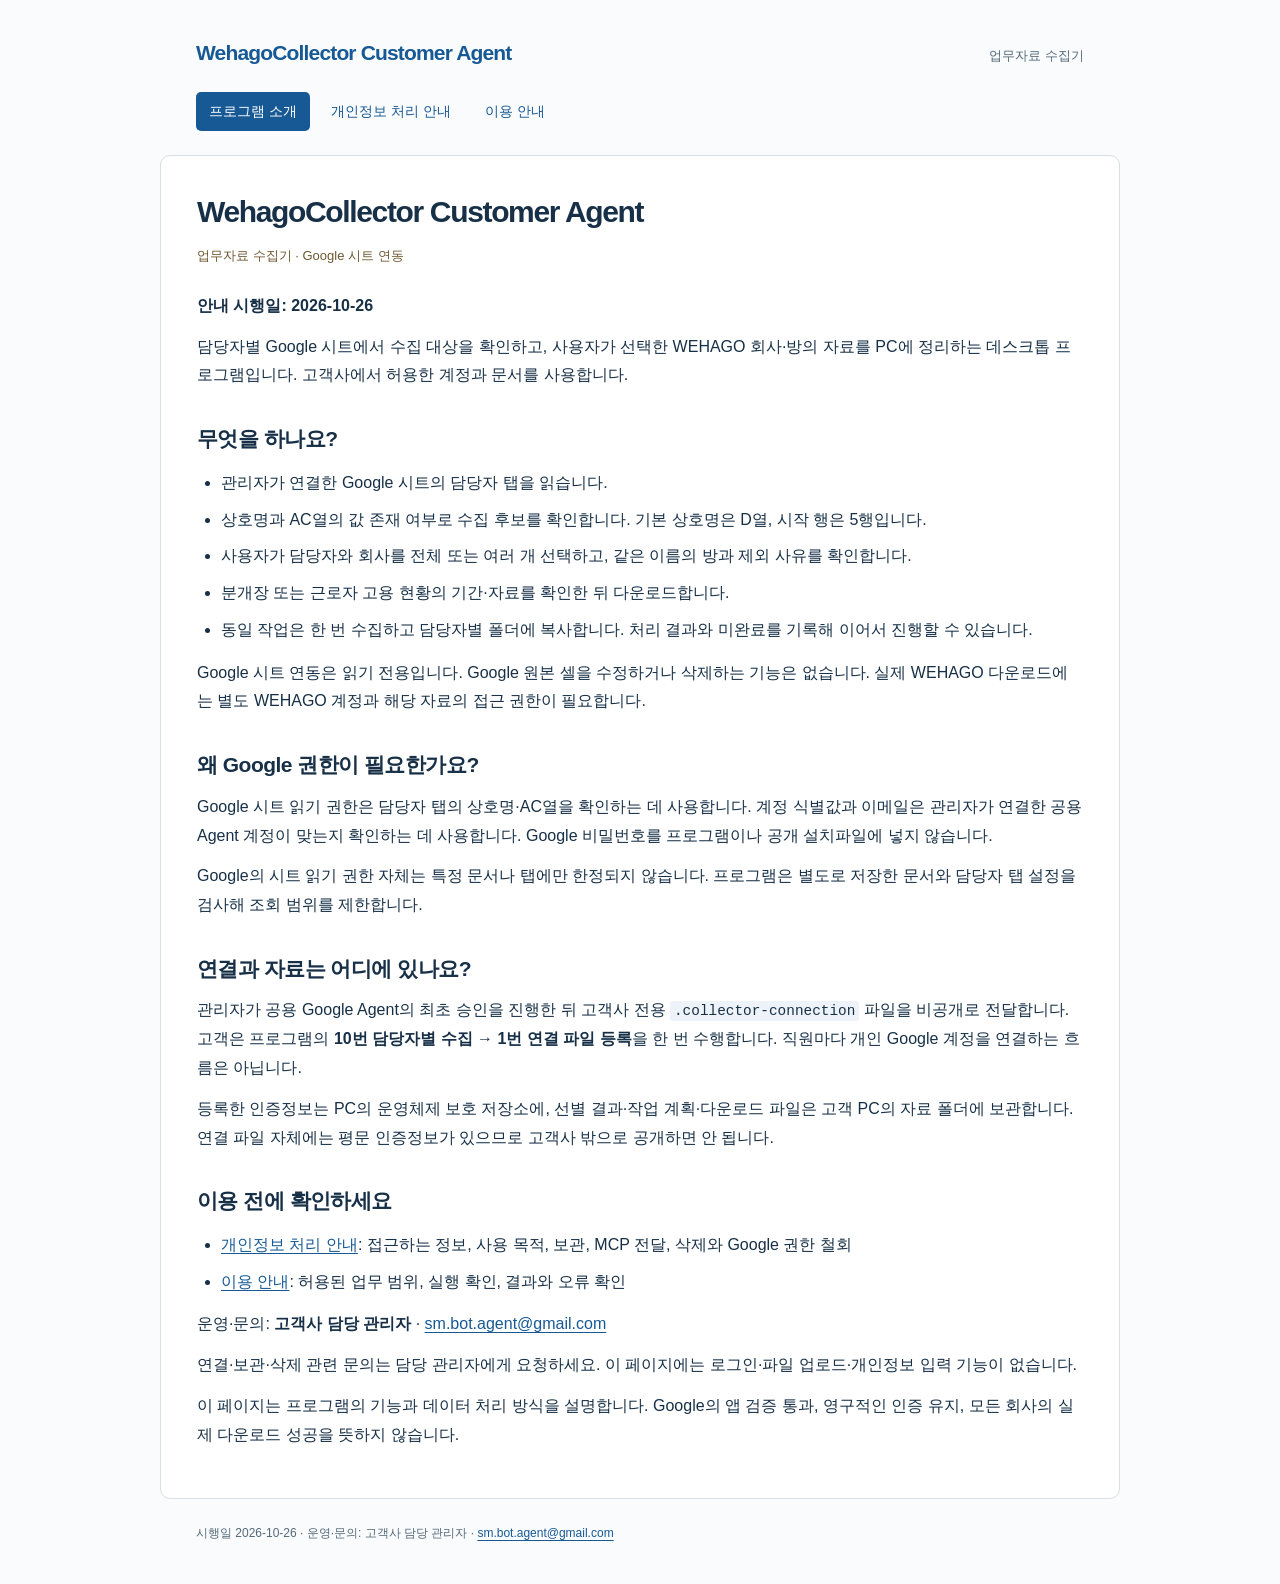
<file: index.html>
<!doctype html>
<html lang="ko"><head><meta charset="utf-8"><meta name="viewport" content="width=device-width,initial-scale=1"><title>프로그램 소개 | WehagoCollector Customer Agent</title><link rel="stylesheet" href="style.css"></head>
<body><header class="masthead"><a class="brand" href="index.html">WehagoCollector Customer Agent</a><span>업무자료 수집기</span></header><nav aria-label="안내 문서"><a href="index.html" aria-current="page">프로그램 소개</a><a href="privacy.html">개인정보 처리 안내</a><a href="terms.html">이용 안내</a></nav><main id="content"><h1>WehagoCollector Customer Agent</h1>
<p>업무자료 수집기 · Google 시트 연동</p>
<p><strong>안내 시행일: 2026-10-26</strong></p>
<p>담당자별 Google 시트에서 수집 대상을 확인하고, 사용자가 선택한 WEHAGO 회사·방의 자료를 PC에 정리하는 데스크톱 프로그램입니다. 고객사에서 허용한 계정과 문서를 사용합니다.</p>
<h2>무엇을 하나요?</h2>
<ul>
<li>관리자가 연결한 Google 시트의 담당자 탭을 읽습니다.</li>
<li>상호명과 AC열의 값 존재 여부로 수집 후보를 확인합니다. 기본 상호명은 D열, 시작 행은 5행입니다.</li>
<li>사용자가 담당자와 회사를 전체 또는 여러 개 선택하고, 같은 이름의 방과 제외 사유를 확인합니다.</li>
<li>분개장 또는 근로자 고용 현황의 기간·자료를 확인한 뒤 다운로드합니다.</li>
<li>동일 작업은 한 번 수집하고 담당자별 폴더에 복사합니다. 처리 결과와 미완료를 기록해 이어서 진행할 수 있습니다.</li>
</ul>
<p>Google 시트 연동은 읽기 전용입니다. Google 원본 셀을 수정하거나 삭제하는 기능은 없습니다. 실제 WEHAGO 다운로드에는 별도 WEHAGO 계정과 해당 자료의 접근 권한이 필요합니다.</p>
<h2>왜 Google 권한이 필요한가요?</h2>
<p>Google 시트 읽기 권한은 담당자 탭의 상호명·AC열을 확인하는 데 사용합니다. 계정 식별값과 이메일은 관리자가 연결한 공용 Agent 계정이 맞는지 확인하는 데 사용합니다. Google 비밀번호를 프로그램이나 공개 설치파일에 넣지 않습니다.</p>
<p>Google의 시트 읽기 권한 자체는 특정 문서나 탭에만 한정되지 않습니다. 프로그램은 별도로 저장한 문서와 담당자 탭 설정을 검사해 조회 범위를 제한합니다.</p>
<h2>연결과 자료는 어디에 있나요?</h2>
<p>관리자가 공용 Google Agent의 최초 승인을 진행한 뒤 고객사 전용 <code>.collector-connection</code> 파일을 비공개로 전달합니다. 고객은 프로그램의 <strong>10번 담당자별 수집 → 1번 연결 파일 등록</strong>을 한 번 수행합니다. 직원마다 개인 Google 계정을 연결하는 흐름은 아닙니다.</p>
<p>등록한 인증정보는 PC의 운영체제 보호 저장소에, 선별 결과·작업 계획·다운로드 파일은 고객 PC의 자료 폴더에 보관합니다. 연결 파일 자체에는 평문 인증정보가 있으므로 고객사 밖으로 공개하면 안 됩니다.</p>
<h2>이용 전에 확인하세요</h2>
<ul>
<li><a href="privacy.html">개인정보 처리 안내</a>: 접근하는 정보, 사용 목적, 보관, MCP 전달, 삭제와 Google 권한 철회</li>
<li><a href="terms.html">이용 안내</a>: 허용된 업무 범위, 실행 확인, 결과와 오류 확인</li>
</ul>
<p>운영·문의: <strong>고객사 담당 관리자</strong> · <a href="mailto:sm.bot.agent@gmail.com">sm.bot.agent@gmail.com</a></p>
<p>연결·보관·삭제 관련 문의는 담당 관리자에게 요청하세요. 이 페이지에는 로그인·파일 업로드·개인정보 입력 기능이 없습니다.</p>
<p>이 페이지는 프로그램의 기능과 데이터 처리 방식을 설명합니다. Google의 앱 검증 통과, 영구적인 인증 유지, 모든 회사의 실제 다운로드 성공을 뜻하지 않습니다.</p>
</main><footer>시행일 2026-10-26 · 운영·문의: 고객사 담당 관리자 · <a href="mailto:sm.bot.agent@gmail.com">sm.bot.agent@gmail.com</a></footer></body></html>
</file>
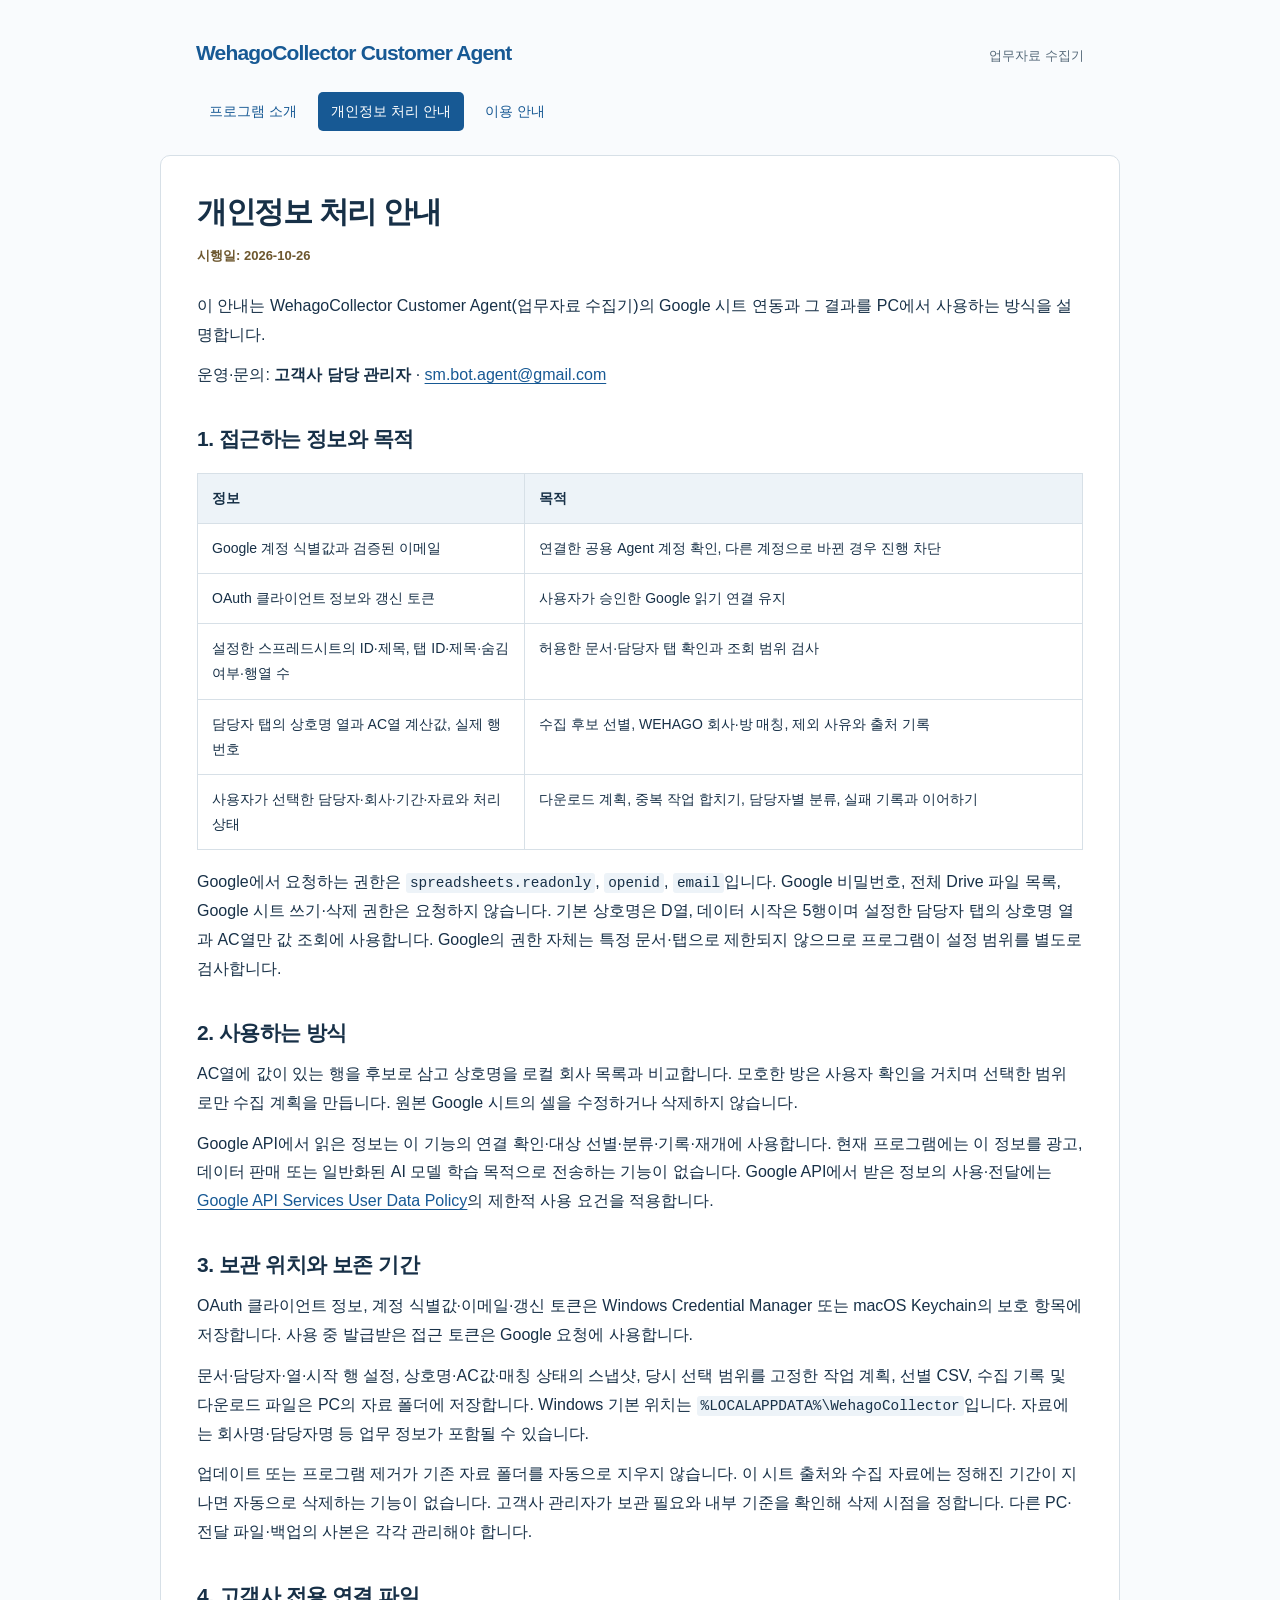
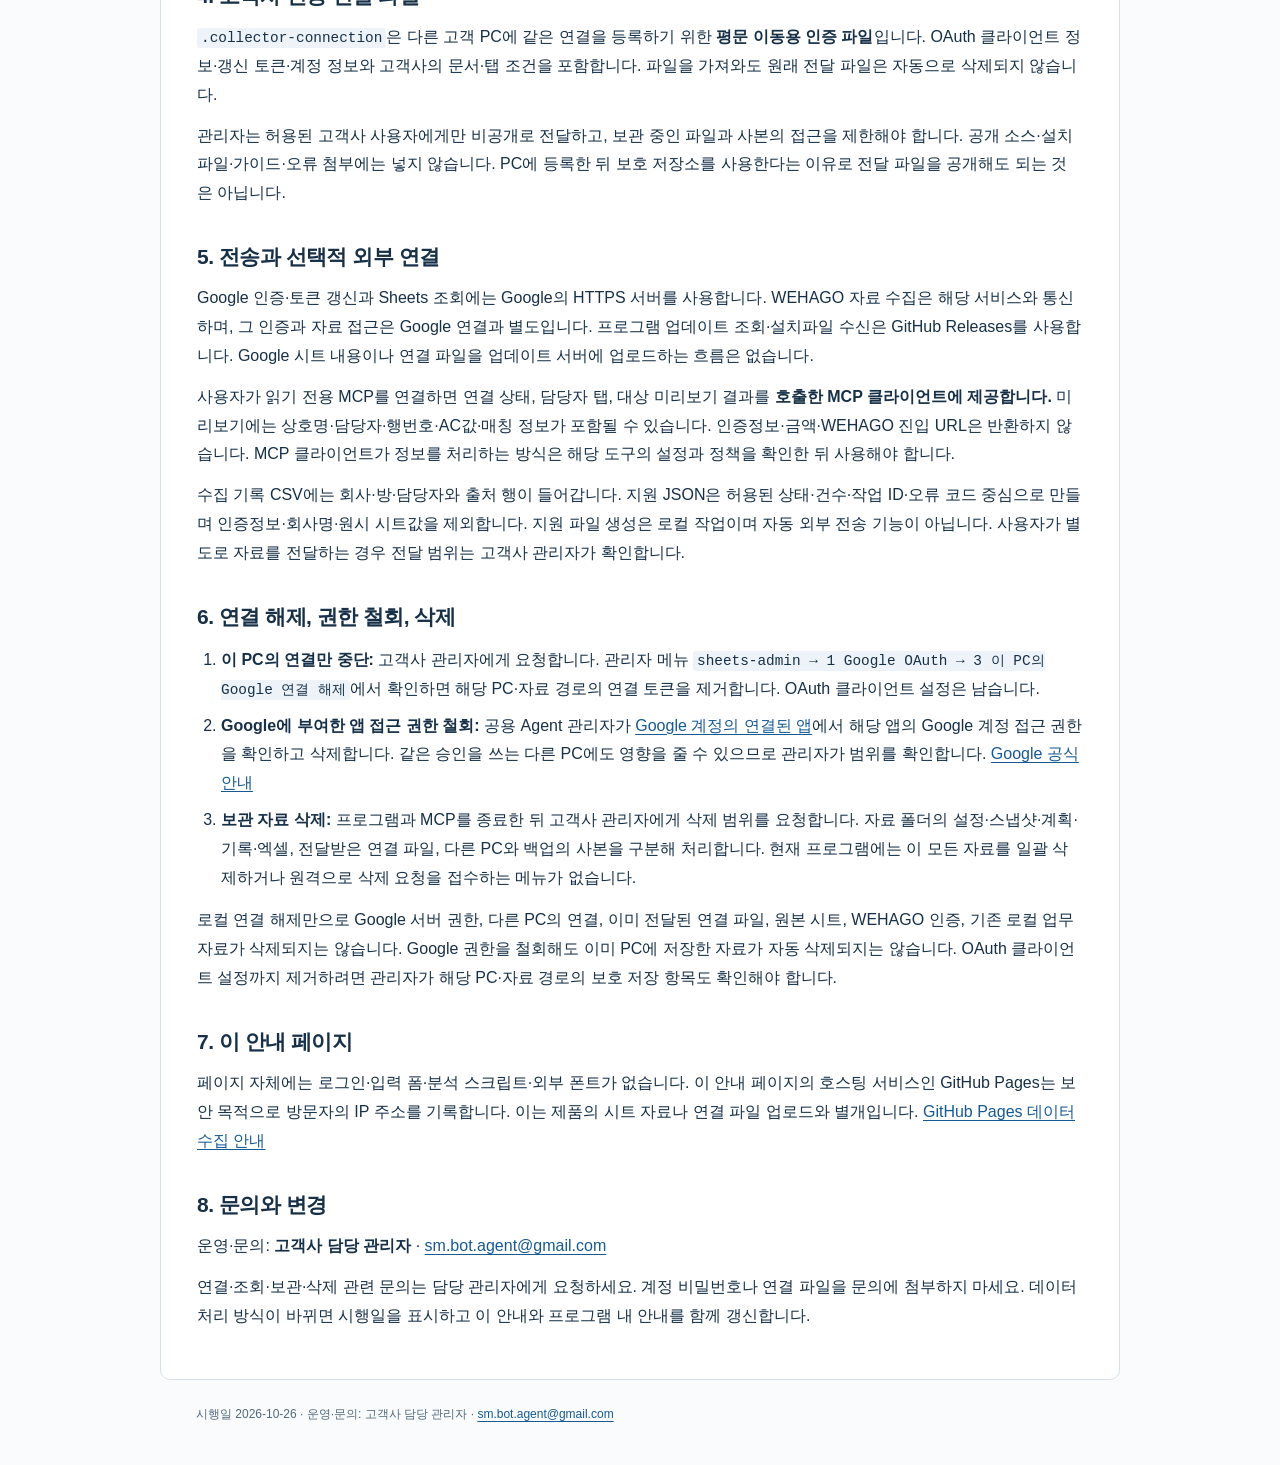
<file: privacy.html>
<!doctype html>
<html lang="ko"><head><meta charset="utf-8"><meta name="viewport" content="width=device-width,initial-scale=1"><title>개인정보 처리 안내 | WehagoCollector Customer Agent</title><link rel="stylesheet" href="style.css"></head>
<body><header class="masthead"><a class="brand" href="index.html">WehagoCollector Customer Agent</a><span>업무자료 수집기</span></header><nav aria-label="안내 문서"><a href="index.html">프로그램 소개</a><a href="privacy.html" aria-current="page">개인정보 처리 안내</a><a href="terms.html">이용 안내</a></nav><main id="content"><h1>개인정보 처리 안내</h1>
<p><strong>시행일: 2026-10-26</strong></p>
<p>이 안내는 WehagoCollector Customer Agent(업무자료 수집기)의 Google 시트 연동과 그 결과를 PC에서 사용하는 방식을 설명합니다.</p>
<p>운영·문의: <strong>고객사 담당 관리자</strong> · <a href="mailto:sm.bot.agent@gmail.com">sm.bot.agent@gmail.com</a></p>
<h2>1. 접근하는 정보와 목적</h2>
<table>
<thead>
<tr>
<th>정보</th>
<th>목적</th>
</tr>
</thead>
<tbody><tr>
<td>Google 계정 식별값과 검증된 이메일</td>
<td>연결한 공용 Agent 계정 확인, 다른 계정으로 바뀐 경우 진행 차단</td>
</tr>
<tr>
<td>OAuth 클라이언트 정보와 갱신 토큰</td>
<td>사용자가 승인한 Google 읽기 연결 유지</td>
</tr>
<tr>
<td>설정한 스프레드시트의 ID·제목, 탭 ID·제목·숨김 여부·행열 수</td>
<td>허용한 문서·담당자 탭 확인과 조회 범위 검사</td>
</tr>
<tr>
<td>담당자 탭의 상호명 열과 AC열 계산값, 실제 행번호</td>
<td>수집 후보 선별, WEHAGO 회사·방 매칭, 제외 사유와 출처 기록</td>
</tr>
<tr>
<td>사용자가 선택한 담당자·회사·기간·자료와 처리 상태</td>
<td>다운로드 계획, 중복 작업 합치기, 담당자별 분류, 실패 기록과 이어하기</td>
</tr>
</tbody></table>
<p>Google에서 요청하는 권한은 <code>spreadsheets.readonly</code>, <code>openid</code>, <code>email</code>입니다. Google 비밀번호, 전체 Drive 파일 목록, Google 시트 쓰기·삭제 권한은 요청하지 않습니다. 기본 상호명은 D열, 데이터 시작은 5행이며 설정한 담당자 탭의 상호명 열과 AC열만 값 조회에 사용합니다. Google의 권한 자체는 특정 문서·탭으로 제한되지 않으므로 프로그램이 설정 범위를 별도로 검사합니다.</p>
<h2>2. 사용하는 방식</h2>
<p>AC열에 값이 있는 행을 후보로 삼고 상호명을 로컬 회사 목록과 비교합니다. 모호한 방은 사용자 확인을 거치며 선택한 범위로만 수집 계획을 만듭니다. 원본 Google 시트의 셀을 수정하거나 삭제하지 않습니다.</p>
<p>Google API에서 읽은 정보는 이 기능의 연결 확인·대상 선별·분류·기록·재개에 사용합니다. 현재 프로그램에는 이 정보를 광고, 데이터 판매 또는 일반화된 AI 모델 학습 목적으로 전송하는 기능이 없습니다. Google API에서 받은 정보의 사용·전달에는 <a href="https://developers.google.com/terms/api-services-user-data-policy">Google API Services User Data Policy</a>의 제한적 사용 요건을 적용합니다.</p>
<h2>3. 보관 위치와 보존 기간</h2>
<p>OAuth 클라이언트 정보, 계정 식별값·이메일·갱신 토큰은 Windows Credential Manager 또는 macOS Keychain의 보호 항목에 저장합니다. 사용 중 발급받은 접근 토큰은 Google 요청에 사용합니다.</p>
<p>문서·담당자·열·시작 행 설정, 상호명·AC값·매칭 상태의 스냅샷, 당시 선택 범위를 고정한 작업 계획, 선별 CSV, 수집 기록 및 다운로드 파일은 PC의 자료 폴더에 저장합니다. Windows 기본 위치는 <code>%LOCALAPPDATA%\WehagoCollector</code>입니다. 자료에는 회사명·담당자명 등 업무 정보가 포함될 수 있습니다.</p>
<p>업데이트 또는 프로그램 제거가 기존 자료 폴더를 자동으로 지우지 않습니다. 이 시트 출처와 수집 자료에는 정해진 기간이 지나면 자동으로 삭제하는 기능이 없습니다. 고객사 관리자가 보관 필요와 내부 기준을 확인해 삭제 시점을 정합니다. 다른 PC·전달 파일·백업의 사본은 각각 관리해야 합니다.</p>
<h2>4. 고객사 전용 연결 파일</h2>
<p><code>.collector-connection</code>은 다른 고객 PC에 같은 연결을 등록하기 위한 <strong>평문 이동용 인증 파일</strong>입니다. OAuth 클라이언트 정보·갱신 토큰·계정 정보와 고객사의 문서·탭 조건을 포함합니다. 파일을 가져와도 원래 전달 파일은 자동으로 삭제되지 않습니다.</p>
<p>관리자는 허용된 고객사 사용자에게만 비공개로 전달하고, 보관 중인 파일과 사본의 접근을 제한해야 합니다. 공개 소스·설치파일·가이드·오류 첨부에는 넣지 않습니다. PC에 등록한 뒤 보호 저장소를 사용한다는 이유로 전달 파일을 공개해도 되는 것은 아닙니다.</p>
<h2>5. 전송과 선택적 외부 연결</h2>
<p>Google 인증·토큰 갱신과 Sheets 조회에는 Google의 HTTPS 서버를 사용합니다. WEHAGO 자료 수집은 해당 서비스와 통신하며, 그 인증과 자료 접근은 Google 연결과 별도입니다. 프로그램 업데이트 조회·설치파일 수신은 GitHub Releases를 사용합니다. Google 시트 내용이나 연결 파일을 업데이트 서버에 업로드하는 흐름은 없습니다.</p>
<p>사용자가 읽기 전용 MCP를 연결하면 연결 상태, 담당자 탭, 대상 미리보기 결과를 <strong>호출한 MCP 클라이언트에 제공합니다.</strong> 미리보기에는 상호명·담당자·행번호·AC값·매칭 정보가 포함될 수 있습니다. 인증정보·금액·WEHAGO 진입 URL은 반환하지 않습니다. MCP 클라이언트가 정보를 처리하는 방식은 해당 도구의 설정과 정책을 확인한 뒤 사용해야 합니다.</p>
<p>수집 기록 CSV에는 회사·방·담당자와 출처 행이 들어갑니다. 지원 JSON은 허용된 상태·건수·작업 ID·오류 코드 중심으로 만들며 인증정보·회사명·원시 시트값을 제외합니다. 지원 파일 생성은 로컬 작업이며 자동 외부 전송 기능이 아닙니다. 사용자가 별도로 자료를 전달하는 경우 전달 범위는 고객사 관리자가 확인합니다.</p>
<h2>6. 연결 해제, 권한 철회, 삭제</h2>
<ol>
<li><strong>이 PC의 연결만 중단:</strong> 고객사 관리자에게 요청합니다. 관리자 메뉴 <code>sheets-admin → 1 Google OAuth → 3 이 PC의 Google 연결 해제</code>에서 확인하면 해당 PC·자료 경로의 연결 토큰을 제거합니다. OAuth 클라이언트 설정은 남습니다.</li>
<li><strong>Google에 부여한 앱 접근 권한 철회:</strong> 공용 Agent 관리자가 <a href="https://myaccount.google.com/connections">Google 계정의 연결된 앱</a>에서 해당 앱의 Google 계정 접근 권한을 확인하고 삭제합니다. 같은 승인을 쓰는 다른 PC에도 영향을 줄 수 있으므로 관리자가 범위를 확인합니다. <a href="https://support.google.com/accounts/answer/13533235?hl=en">Google 공식 안내</a></li>
<li><strong>보관 자료 삭제:</strong> 프로그램과 MCP를 종료한 뒤 고객사 관리자에게 삭제 범위를 요청합니다. 자료 폴더의 설정·스냅샷·계획·기록·엑셀, 전달받은 연결 파일, 다른 PC와 백업의 사본을 구분해 처리합니다. 현재 프로그램에는 이 모든 자료를 일괄 삭제하거나 원격으로 삭제 요청을 접수하는 메뉴가 없습니다.</li>
</ol>
<p>로컬 연결 해제만으로 Google 서버 권한, 다른 PC의 연결, 이미 전달된 연결 파일, 원본 시트, WEHAGO 인증, 기존 로컬 업무 자료가 삭제되지는 않습니다. Google 권한을 철회해도 이미 PC에 저장한 자료가 자동 삭제되지는 않습니다. OAuth 클라이언트 설정까지 제거하려면 관리자가 해당 PC·자료 경로의 보호 저장 항목도 확인해야 합니다.</p>
<h2>7. 이 안내 페이지</h2>
<p>페이지 자체에는 로그인·입력 폼·분석 스크립트·외부 폰트가 없습니다. 이 안내 페이지의 호스팅 서비스인 GitHub Pages는 보안 목적으로 방문자의 IP 주소를 기록합니다. 이는 제품의 시트 자료나 연결 파일 업로드와 별개입니다. <a href="https://docs.github.com/en/pages/getting-started-with-github-pages/what-is-github-pages#data-collection">GitHub Pages 데이터 수집 안내</a></p>
<h2>8. 문의와 변경</h2>
<p>운영·문의: <strong>고객사 담당 관리자</strong> · <a href="mailto:sm.bot.agent@gmail.com">sm.bot.agent@gmail.com</a></p>
<p>연결·조회·보관·삭제 관련 문의는 담당 관리자에게 요청하세요. 계정 비밀번호나 연결 파일을 문의에 첨부하지 마세요. 데이터 처리 방식이 바뀌면 시행일을 표시하고 이 안내와 프로그램 내 안내를 함께 갱신합니다.</p>
</main><footer>시행일 2026-10-26 · 운영·문의: 고객사 담당 관리자 · <a href="mailto:sm.bot.agent@gmail.com">sm.bot.agent@gmail.com</a></footer></body></html>
</file>
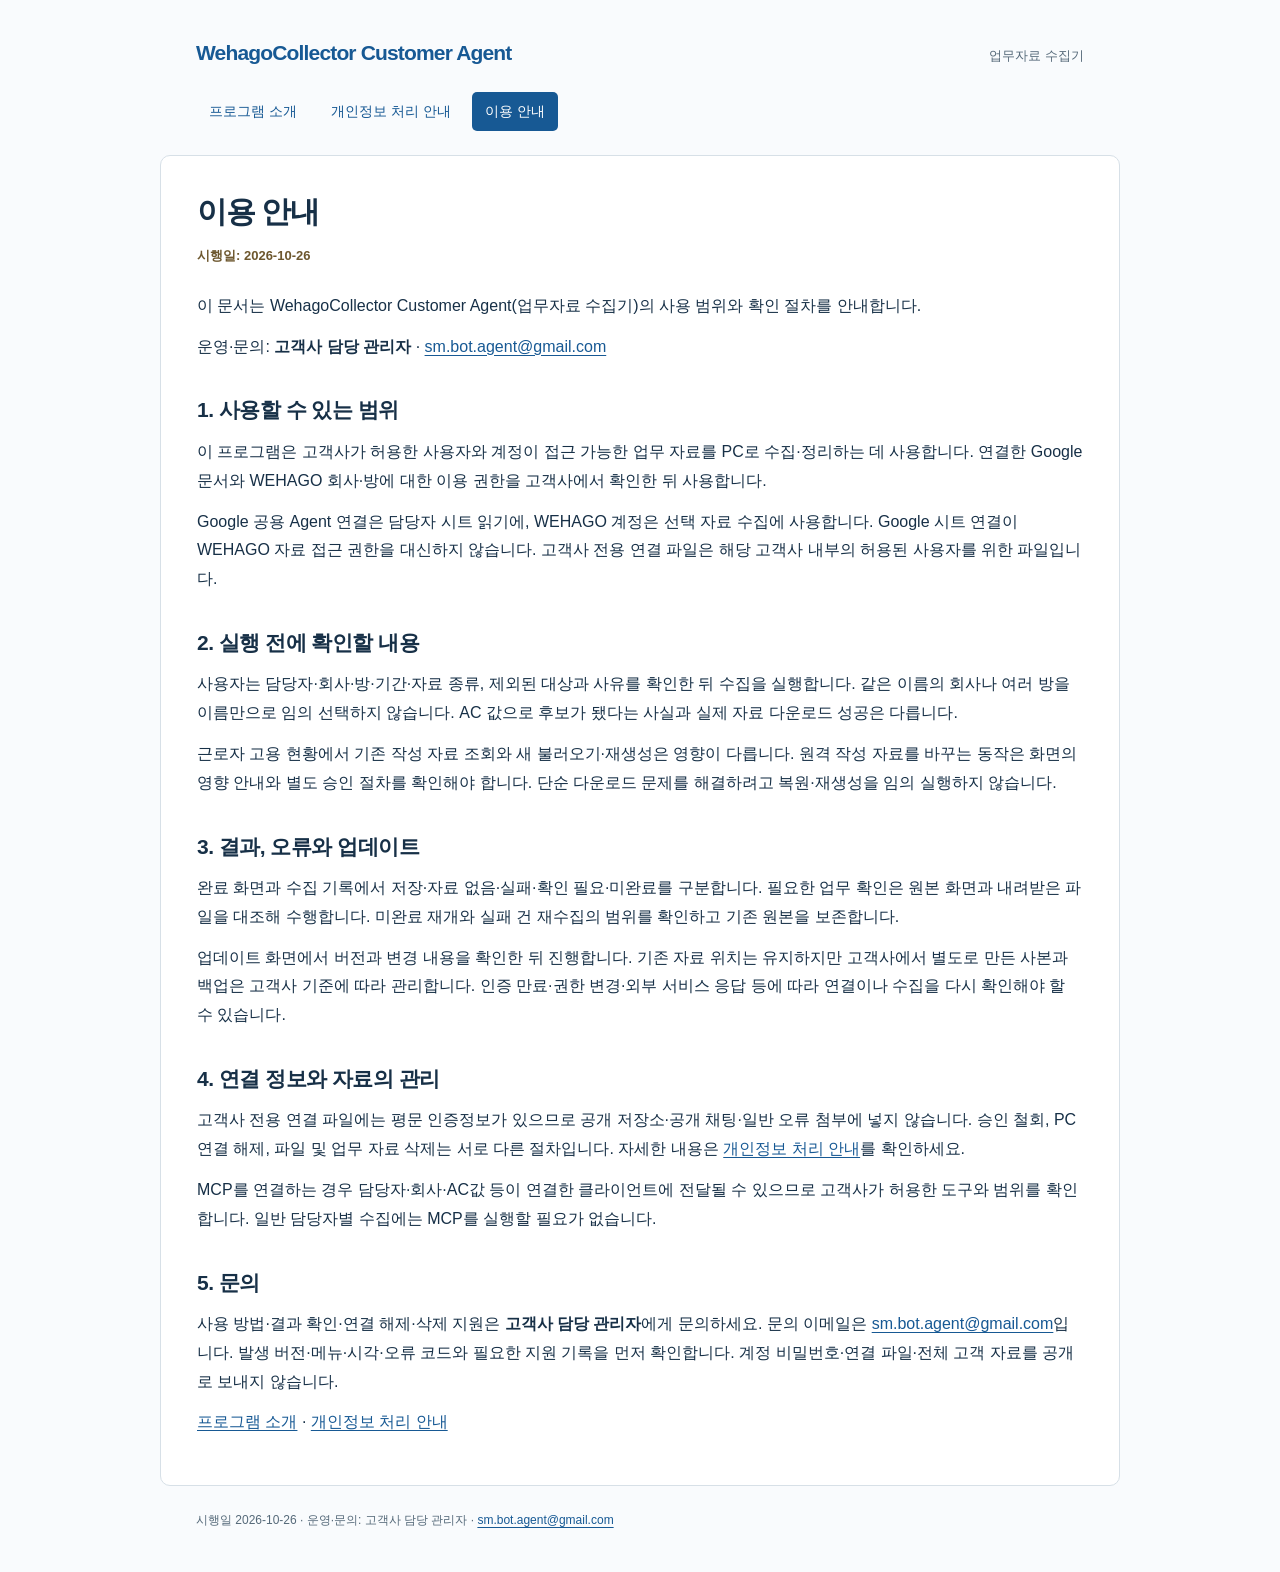
<file: terms.html>
<!doctype html>
<html lang="ko"><head><meta charset="utf-8"><meta name="viewport" content="width=device-width,initial-scale=1"><title>이용 안내 | WehagoCollector Customer Agent</title><link rel="stylesheet" href="style.css"></head>
<body><header class="masthead"><a class="brand" href="index.html">WehagoCollector Customer Agent</a><span>업무자료 수집기</span></header><nav aria-label="안내 문서"><a href="index.html">프로그램 소개</a><a href="privacy.html">개인정보 처리 안내</a><a href="terms.html" aria-current="page">이용 안내</a></nav><main id="content"><h1>이용 안내</h1>
<p><strong>시행일: 2026-10-26</strong></p>
<p>이 문서는 WehagoCollector Customer Agent(업무자료 수집기)의 사용 범위와 확인 절차를 안내합니다.</p>
<p>운영·문의: <strong>고객사 담당 관리자</strong> · <a href="mailto:sm.bot.agent@gmail.com">sm.bot.agent@gmail.com</a></p>
<h2>1. 사용할 수 있는 범위</h2>
<p>이 프로그램은 고객사가 허용한 사용자와 계정이 접근 가능한 업무 자료를 PC로 수집·정리하는 데 사용합니다. 연결한 Google 문서와 WEHAGO 회사·방에 대한 이용 권한을 고객사에서 확인한 뒤 사용합니다.</p>
<p>Google 공용 Agent 연결은 담당자 시트 읽기에, WEHAGO 계정은 선택 자료 수집에 사용합니다. Google 시트 연결이 WEHAGO 자료 접근 권한을 대신하지 않습니다. 고객사 전용 연결 파일은 해당 고객사 내부의 허용된 사용자를 위한 파일입니다.</p>
<h2>2. 실행 전에 확인할 내용</h2>
<p>사용자는 담당자·회사·방·기간·자료 종류, 제외된 대상과 사유를 확인한 뒤 수집을 실행합니다. 같은 이름의 회사나 여러 방을 이름만으로 임의 선택하지 않습니다. AC 값으로 후보가 됐다는 사실과 실제 자료 다운로드 성공은 다릅니다.</p>
<p>근로자 고용 현황에서 기존 작성 자료 조회와 새 불러오기·재생성은 영향이 다릅니다. 원격 작성 자료를 바꾸는 동작은 화면의 영향 안내와 별도 승인 절차를 확인해야 합니다. 단순 다운로드 문제를 해결하려고 복원·재생성을 임의 실행하지 않습니다.</p>
<h2>3. 결과, 오류와 업데이트</h2>
<p>완료 화면과 수집 기록에서 저장·자료 없음·실패·확인 필요·미완료를 구분합니다. 필요한 업무 확인은 원본 화면과 내려받은 파일을 대조해 수행합니다. 미완료 재개와 실패 건 재수집의 범위를 확인하고 기존 원본을 보존합니다.</p>
<p>업데이트 화면에서 버전과 변경 내용을 확인한 뒤 진행합니다. 기존 자료 위치는 유지하지만 고객사에서 별도로 만든 사본과 백업은 고객사 기준에 따라 관리합니다. 인증 만료·권한 변경·외부 서비스 응답 등에 따라 연결이나 수집을 다시 확인해야 할 수 있습니다.</p>
<h2>4. 연결 정보와 자료의 관리</h2>
<p>고객사 전용 연결 파일에는 평문 인증정보가 있으므로 공개 저장소·공개 채팅·일반 오류 첨부에 넣지 않습니다. 승인 철회, PC 연결 해제, 파일 및 업무 자료 삭제는 서로 다른 절차입니다. 자세한 내용은 <a href="privacy.html">개인정보 처리 안내</a>를 확인하세요.</p>
<p>MCP를 연결하는 경우 담당자·회사·AC값 등이 연결한 클라이언트에 전달될 수 있으므로 고객사가 허용한 도구와 범위를 확인합니다. 일반 담당자별 수집에는 MCP를 실행할 필요가 없습니다.</p>
<h2>5. 문의</h2>
<p>사용 방법·결과 확인·연결 해제·삭제 지원은 <strong>고객사 담당 관리자</strong>에게 문의하세요. 문의 이메일은 <a href="mailto:sm.bot.agent@gmail.com">sm.bot.agent@gmail.com</a>입니다. 발생 버전·메뉴·시각·오류 코드와 필요한 지원 기록을 먼저 확인합니다. 계정 비밀번호·연결 파일·전체 고객 자료를 공개로 보내지 않습니다.</p>
<p><a href="index.html">프로그램 소개</a> · <a href="privacy.html">개인정보 처리 안내</a></p>
</main><footer>시행일 2026-10-26 · 운영·문의: 고객사 담당 관리자 · <a href="mailto:sm.bot.agent@gmail.com">sm.bot.agent@gmail.com</a></footer></body></html>
</file>
<file: style.css>
:root{color-scheme:light;--ink:#173047;--muted:#556979;--line:#d7e0e7;--accent:#175994;--soft:#edf3f8}*{box-sizing:border-box}html{scroll-behavior:smooth}body{margin:0;background:#f9fbfd;color:var(--ink);font:16px/1.8 "Apple SD Gothic Neo","Malgun Gothic",sans-serif}.draft{background:#fff3d5;border-bottom:1px solid #e5d19f;padding:10px 24px;text-align:center;color:#75501e;font-size:13px;font-weight:700}.masthead,nav,main,footer{max-width:960px;margin:0 auto}.masthead{padding:34px 36px 20px;display:flex;gap:14px;align-items:baseline;justify-content:space-between;flex-wrap:wrap}.brand{overflow-wrap:anywhere;font-size:21px;font-weight:800;letter-spacing:-.04em;text-decoration:none}.masthead span{color:var(--muted);font-size:13px}nav{display:flex;gap:8px;padding:0 36px 24px;flex-wrap:wrap}nav a{display:inline-block;border-radius:5px;padding:7px 13px;font-size:14px;text-decoration:none}nav a[aria-current=page]{background:var(--accent);color:#fff}main{padding:36px;background:#fff;border:1px solid var(--line);border-radius:10px}h1{font-size:30px;letter-spacing:-.045em;line-height:1.35;margin:0 0 12px}h2{font-size:21px;letter-spacing:-.025em;line-height:1.45;margin:34px 0 12px}p{margin:12px 0}h1+p{font-size:13px;color:#6d572e;margin-bottom:24px}a{color:var(--accent);text-underline-offset:3px;overflow-wrap:anywhere}ul,ol{padding-left:24px;margin:14px 0}li{margin:8px 0}code{font: .9em/1.6 "SFMono-Regular",Consolas,monospace;background:var(--soft);padding:2px 4px;border-radius:3px;overflow-wrap:anywhere}table{border-collapse:collapse;width:100%;margin:18px 0;font-size:14px;table-layout:fixed}th,td{padding:12px 14px;border:1px solid var(--line);vertical-align:top;overflow-wrap:anywhere;text-align:left}th{background:var(--soft);font-weight:700}th:first-child{width:37%}footer{padding:24px 36px 40px;font-size:12px;color:var(--muted)}:focus-visible{outline:3px solid #bd7900;outline-offset:3px}@media(max-width:620px){body{font-size:15px}.masthead{padding:24px 20px 16px;display:block}.masthead span{display:block;margin-top:4px}nav{padding:0 16px 18px;gap:4px}nav a{padding:7px 9px;font-size:13px}main{padding:26px 20px;border-left:0;border-right:0;border-radius:0}h1{font-size:27px}h2{font-size:20px}table{font-size:13px}th,td{padding:9px 8px}footer{padding:22px 20px}}@media print{body{background:#fff}nav,.draft{display:none}.masthead{padding:0 0 12px}main{border:0;padding:0}footer{padding:20px 0}h2{break-after:avoid}tr{break-inside:avoid}a{color:inherit}}
</file>
